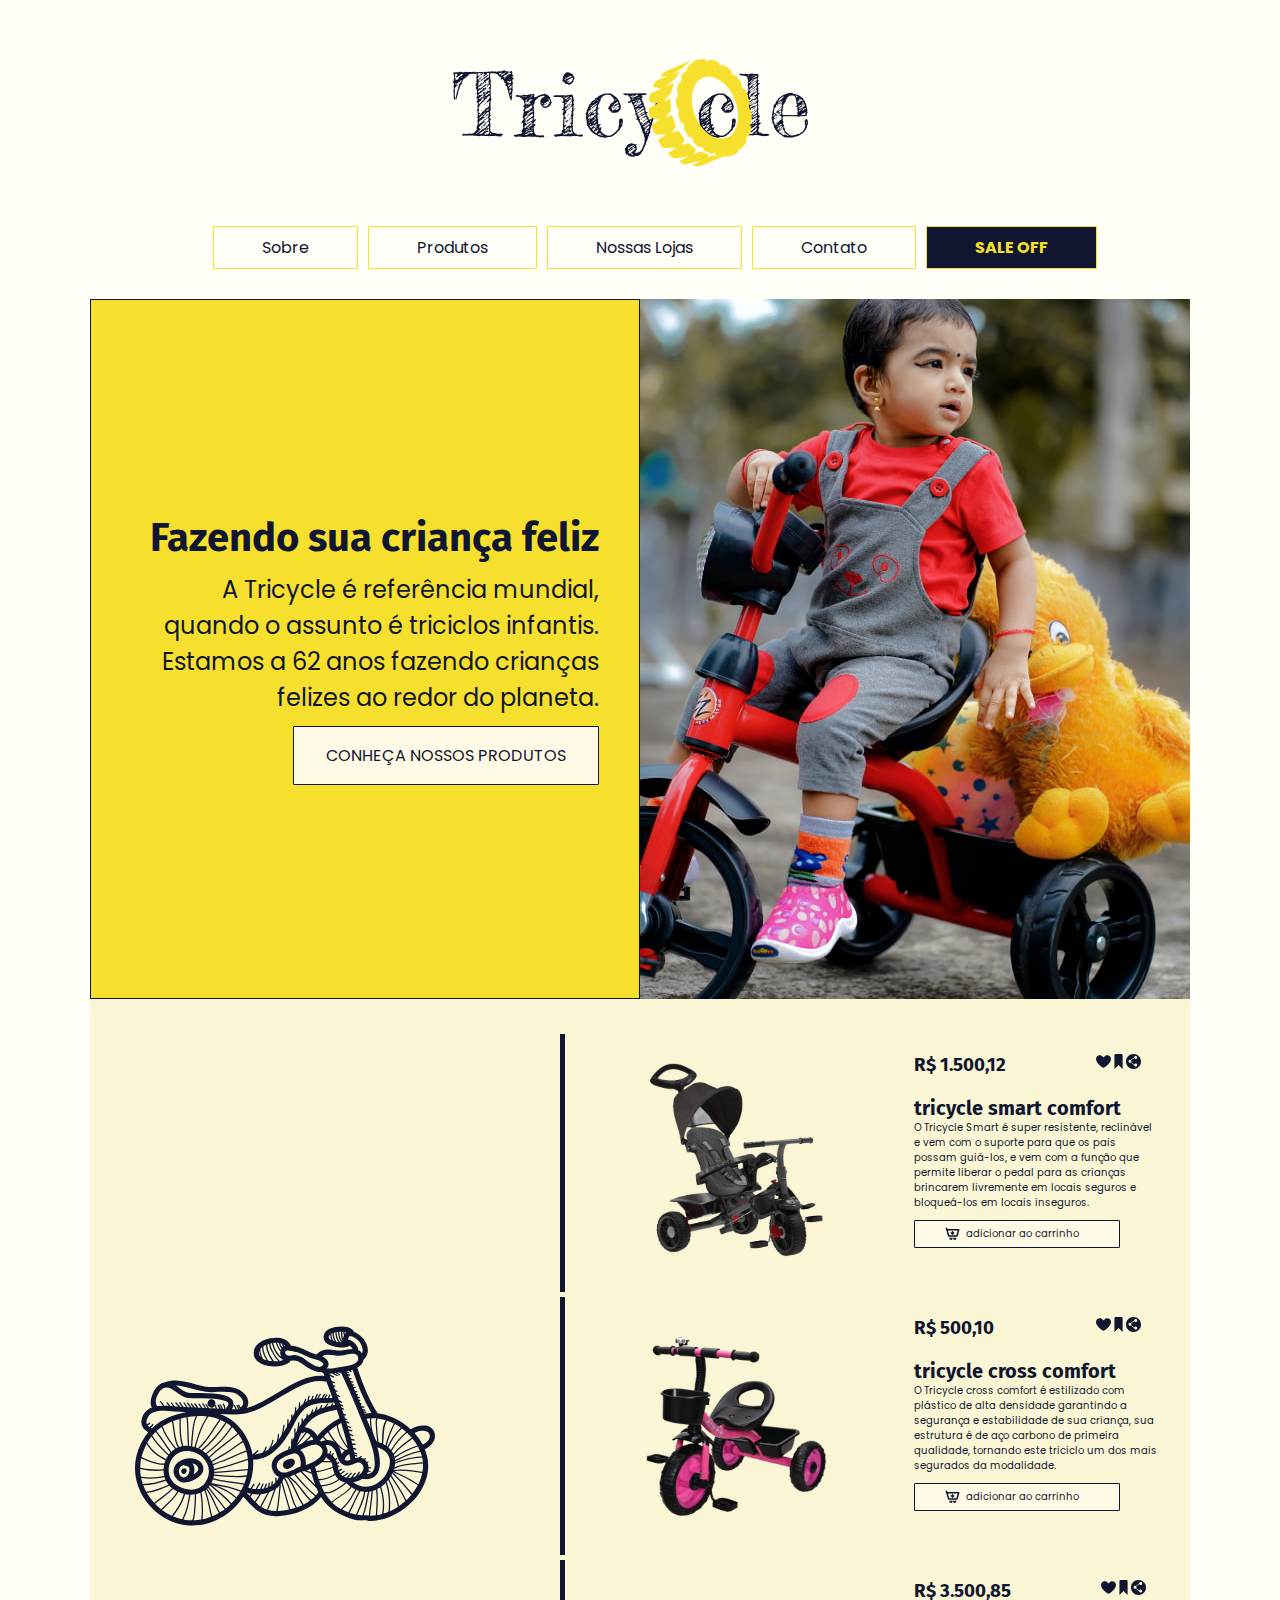
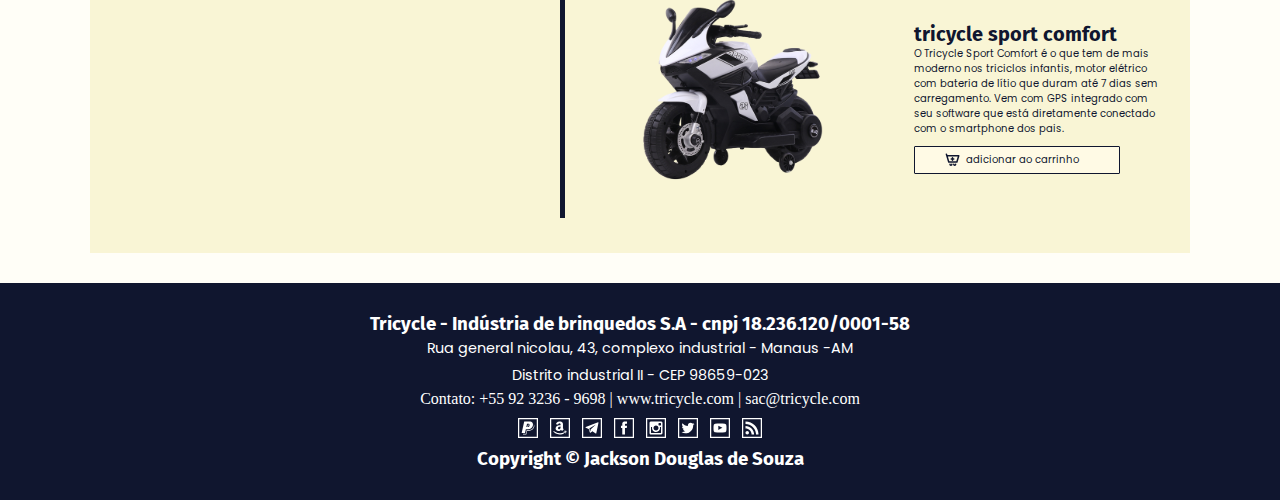
<file: index.html>
<!DOCTYPE html>
<html lang="pt-br">
  <!--HEAD -->
  <head>
    <meta charset="UTF-8" />
    <meta http-equiv="X-UA-Compatible" content="IE=edge" />
    <meta name="viewport" content="width=device-width, initial-scale=1.0" />
    <!-- AUTHOR UI - UX - CODING -->
    <!-- My LinkedIn ---* https://www.linkedin.com/in/jacksondouglasdesouza -->
    <!-- My Github ---* https://github.com/jacksondouglasdesouza -->
    <meta author="author" content="Jackson Douglas de Souza" />
    <!-- CSS -->
    <link rel="stylesheet" href="./style.css" />
    <!-- FAVICON  -->
    <link
      rel="shortcut icon"
      href="./imgs/favicon/faviconTricycle.svg"
      type="image/x-icon"
    />

    <!-- GOOGLE FONTE APP ***** Poppins -->
    <link rel="preconnect" href="https://fonts.googleapis.com" />
    <link rel="preconnect" href="https://fonts.gstatic.com" crossorigin />
    <link
      href="https://fonts.googleapis.com/css2?family=Poppins:ital,wght@0,100;0,200;0,300;0,400;0,500;0,600;0,700;0,800;1,100;1,200;1,300;1,400;1,500;1,600;1,700;1,800&display=swap"
      rel="stylesheet"
    />
    <!-- GOOGLE FONTE APP ***** Fira Sans -->
    <link rel="preconnect" href="https://fonts.googleapis.com" />
    <link rel="preconnect" href="https://fonts.gstatic.com" crossorigin />
    <link
      href="https://fonts.googleapis.com/css2?family=Fira+Sans:ital,wght@0,400;0,500;0,600;0,700;0,800;1,400;1,500;1,600;1,700&display=swap"
      rel="stylesheet"
    />
    <title>Tricycle - Triciclos Infantis</title>
  </head>
  <!-- CONTEÚDO PRINCIPAL -->
  <body>
    <!-- LOGO MARCA + MENU-->
    <header class="header">
      <!--LOGO MARCA -->
      <figure>
        <img
          src="./imgs/logomarca/logoMarca-Tricycle.svg"
          alt="Logo Marca da Empresa Tricycle"
        />
      </figure>
      <!-- MENU PRINCIPAL -->
      <nav aria-label="navegacao primaria">
        <ul class="menu">
          <li><a href="./atualizacao-pg/info.html">Sobre</a></li>
          <li><a href="./atualizacao-pg/info.html">Produtos</a></li>
          <li><a href="./atualizacao-pg/info.html">Nossas Lojas</a></li>
          <li><a href="./atualizacao-pg/info.html">Contato</a></li>
          <li class="saleoff">
            <a href="./atualizacao-pg/info.html">SALE OFF</a>
          </li>
        </ul>
      </nav>
    </header>

    <!-- MAIN -->
    <main>
      <!-- SECTION 01 - LADO ESQUERDO CONTEÚDO + LADO DIREITO-->

      <article class="conteudo" aria-labelledby="Indroducao do site">
        <div class="introducao">
          <h1 aria-labelledby="Indroducao do site">
            Fazendo sua criança feliz
          </h1>
          <p>
            A Tricycle é referência mundial, quando o assunto é triciclos
            infantis. Estamos a 62 anos fazendo crianças felizes ao redor do
            planeta.
          </p>
          <a href="./atualizacao-pg/info.html"
            ><button class="botao">Conheça nossos produtos</button></a
          >
        </div>
        <!-- SECTION 01 - LADO ESQUERDO CONTEÚDO-->

        <!-- SECTION 02 - LADO DIREITO CONTEÚDO-->
        <img
          class="garotinha"
          src="./imgs/fotoBody/fotoGarota.jpg"
          alt="Nesta foto, está uma criança montando em seu triciclo, com seu ursinho de pelúcia e muito feliz. "
        />
      </article>

      <!-- INÍCIO DA SEÇÃO DE BAIXO LADO ESQUERDO + LADO DIREITO -->
      <article
        class="conteudo baixo"
        aria-labelledby="foto ilustracao triciclo"
      >
        <figure class="ilustracao" aria-labelledby="foto ilustracao triciclo">
          <img
            class="ilustra"
            src="./imgs/fotoBody/ilustracao-triciclo.svg"
            alt="Foto de uma ilustração de um triciclo andando em cima de uma ilustração de estrada de barro."
          />
          <!--           <img
            class="estrada"
            src="/imgs/fotoBody/ilustracao-estradaIcon.svg"
            alt="Uma imagem ilustração de uma estrada de barro."
          /> -->
        </figure>

        <section class="produtos">
          <!-- SEÇÃO DE BAIXO LADO DIREITO -->
          <div class="produto">
            <!--PRODUTO - 001 -->
            <figure>
              <img
                class="fotoProduto"
                src="./imgs/produtos/tricycle-smart-comfort.svg"
                alt="Foto do Tricycle smart comfort, está na cor preta."
              />
            </figure>
            <div class="precoIcons">
              <!-- 001 - ICONS + PREÇO DO PRODUTO + INFORMAÇÕES RELATIVAS -->
              <div class="preco">
                <h3>R$ 1.500,12</h3>
                <a href="#"
                  ><img
                    class="ic"
                    src="./imgs/produtos/coracaoIcon.svg"
                    alt="Icon para amar esse produto"
                /></a>
                <a href="#"
                  ><img
                    class="ic"
                    src="./imgs/produtos/favoriteIcon.svg"
                    alt="Icon para favoritar esse produto"
                /></a>
                <a href="#"
                  ><img
                    class="ic"
                    src="./imgs/produtos/shareIcon.svg"
                    alt="Icon para compartilhar esse produto"
                /></a>
              </div>
              <h2>tricycle smart comfort</h2>

              <p>
                O Tricycle Smart é super resistente, reclinável e vem com o
                suporte para que os pais possam guiá-los, e vem com a função que
                permite liberar o pedal para as crianças brincarem livremente em
                locais seguros e bloqueá-los em locais inseguros.
              </p>
              <button>
                <a href="./atualizacao-pg/info.html"
                  ><img
                    class="cart"
                    src="./imgs/produtos/add Cart.svg"
                    alt=""
                  />
                  adicionar ao carrinho</a
                >
              </button>
            </div>
            <!-- FIM ICONS E PREÇO -->
          </div>
          <!-- FIM PRODUTO - 001 - ICONS + PREÇO DO PRODUTO + INFORMAÇÕES RELATIVAS -->

          <div class="produto branco">
            <!--PRODUTO - 002 -->
            <figure>
              <img
                class="fotoProduto"
                src="./imgs/produtos/tricyce-cross-comfort.svg"
                alt="Foto do Tricycle Cross comfort, está na cor rosa"
              />
            </figure>
            <div class="precoIcons">
              <!-- 002 - ICONS + PREÇO DO PRODUTO + INFORMAÇÕES RELATIVAS -->
              <div class="preco">
                <h3>R$ 500,10 &nbsp;&nbsp;</h3>
                <a href="#"
                  ><img
                    class="ic"
                    src="./imgs/produtos/coracaoIcon.svg"
                    alt="Icon para amar esse produto"
                /></a>
                <a href="#"
                  ><img
                    class="ic"
                    src="./imgs/produtos/favoriteIcon.svg"
                    alt="Icon para favoritar esse produto"
                /></a>
                <a href="#"
                  ><img
                    class="ic"
                    src="./imgs/produtos/shareIcon.svg"
                    alt="Icon para compartilhar esse produto"
                /></a>
              </div>
              <h2>tricycle cross comfort</h2>

              <p>
                O Tricycle cross comfort é estilizado com plástico de alta
                densidade garantindo a segurança e estabilidade de sua criança,
                sua estrutura é de aço carbono de primeira qualidade, tornando
                este triciclo um dos mais segurados da modalidade.
              </p>
              <button>
                <a href="./atualizacao-pg/info.html"
                  ><img
                    class="cart"
                    src="./imgs/produtos/add Cart.svg"
                    alt=""
                  />
                  adicionar ao carrinho</a
                >
              </button>
            </div>
          </div>
          <!-- FIM PRODUTO - 002 - ICONS + PREÇO DO PRODUTO + INFORMAÇÕES RELATIVAS -->

          <div class="produto">
            <!--PRODUTO - 003 -->
            <figure>
              <img
                class="fotoProduto"
                src="./imgs/produtos/tricycle-sport-comfort.svg"
                alt="Foto do Tricycle Cross comfort, está na cor rosa"
              />
            </figure>
            <div class="precoIcons">
              <!-- 003 - ICONS + PREÇO DO PRODUTO + INFORMAÇÕES RELATIVAS -->
              <div class="preco">
                <h3>R$ 3.500,85</h3>
                <a href="#"
                  ><img
                    class="ic"
                    src="./imgs/produtos/coracaoIcon.svg"
                    alt="Icon para amar esse produto"
                /></a>
                <a href="#"
                  ><img
                    class="ic"
                    src="./imgs/produtos/favoriteIcon.svg"
                    alt="Icon para favoritar esse produto"
                /></a>
                <a href="#"
                  ><img
                    class="ic"
                    src="./imgs/produtos/shareIcon.svg"
                    alt="Icon para compartilhar esse produto"
                /></a>
              </div>
              <h2>tricycle sport comfort</h2>
              <p>
                O Tricycle Sport Comfort é o que tem de mais moderno nos
                triciclos infantis, motor elétrico com bateria de lítio que
                duram até 7 dias sem carregamento. Vem com GPS integrado com seu
                software que está diretamente conectado com o smartphone dos
                pais.
              </p>
              <button>
                <a href="./atualizacao-pg/info.html"
                  ><img
                    class="cart"
                    src="./imgs/produtos/add Cart.svg"
                    alt=""
                  />
                  adicionar ao carrinho</a
                >
              </button>
            </div>
          </div>
          <!-- FIM PRODUTO - 003 - ICONS + PREÇO DO PRODUTO + INFORMAÇÕES RELATIVAS -->
        </section>
      </article>
    </main>
    <!-- FOOTER -->
    <footer>
      <h3>Tricycle - Indústria de brinquedos S.A - cnpj 18.236.120/0001-58</h3>
      <p>Rua general nicolau, 43, complexo industrial - Manaus -AM</p>
      <p>Distrito industrial II - CEP 98659-023</p>
      Contato: +55 92 3236 - 9698 | www.tricycle.com | sac@tricycle.com
      <p></p>
      <span class="iconFooter">
        <a href="#"
          ><img
            target="_blank"
            src="./imgs/IconsSociais/paypal.svg"
            alt="Icons Sociais - PayPal"
        /></a>
        <a href="#"
          ><img
            target="_blank"
            src="./imgs/IconsSociais/amazon.svg"
            alt="Icons Sociais - Amazon"
        /></a>
        <a href="#"
          ><img
            target="_blank"
            src="./imgs/IconsSociais/telegram.svg"
            alt="Icons Sociais - telegram"
        /></a>
        <a href="#"
          ><img
            target="_blank"
            src="./imgs/IconsSociais/facebook.svg"
            alt="Icons Sociais - Facebook"
        /></a>
        <a href="#"
          ><img
            target="_blank"
            src="./imgs/IconsSociais/instagram.svg"
            alt="Icons Sociais - Instagram"
        /></a>
        <a href="#"
          ><img
            target="_blank"
            src="./imgs/IconsSociais/twitter.svg"
            alt="Icons Sociais - Twitter"
        /></a>
        <a href="#"
          ><img
            target="_blank"
            src="./imgs/IconsSociais/youtube.svg"
            alt="Icons Sociais - YouTube"
        /></a>
        <a href="#"
          ><img
            target="_blank"
            src="./imgs/IconsSociais/blogger.svg"
            alt="Icons Sociais - Blogger - notícias"
        /></a>
      </span>
      <h3>
        Copyright ©
        <a
          href="https://www.linkedin.com/in/jacksondouglasdesouza/"
          target="_blank"
          >Jackson Douglas de Souza</a
        >
      </h3>
    </footer>
    <!--FIM  FOOTER -->
  </body>
  <!-- JAVASCRIPT CASO HAJA -->
</html>
</file>
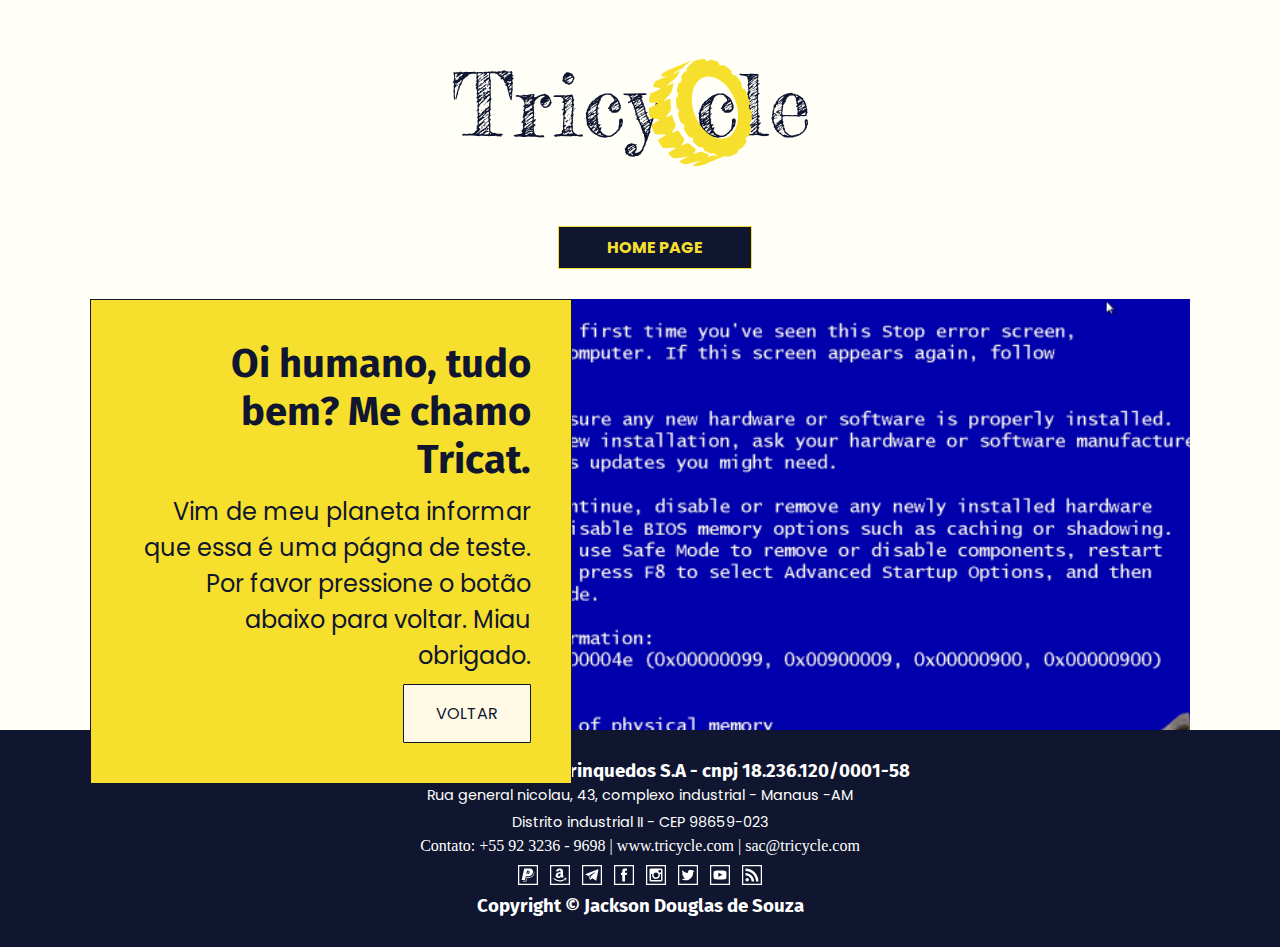
<file: atualizacao-pg/info.html>
<!DOCTYPE html>
<html lang="pt-br">
  <!--HEAD -->
  <head>
    <meta charset="UTF-8" />
    <meta http-equiv="X-UA-Compatible" content="IE=edge" />
    <meta name="viewport" content="width=device-width, initial-scale=1.0" />
    <!-- AUTHOR UI - UX - CODING -->
    <!-- My LinkedIn ---* https://www.linkedin.com/in/jacksondouglasdesouza -->
    <!-- My Github ---* https://github.com/jacksondouglasdesouza -->
    <meta author="author" content="Jackson Douglas de Souza" />
    <!-- CSS -->
    <link rel="stylesheet" href="../style.css" />
    <!-- FAVICON  -->
    <link
      rel="shortcut icon"
      href="../imgs/favicon/faviconTricycle.svg"
      type="image/x-icon"
    />

    <!-- GOOGLE FONTE APP ***** Poppins -->
    <link rel="preconnect" href="https://fonts.googleapis.com" />
    <link rel="preconnect" href="https://fonts.gstatic.com" crossorigin />
    <link
      href="https://fonts.googleapis.com/css2?family=Poppins:ital,wght@0,100;0,200;0,300;0,400;0,500;0,600;0,700;0,800;1,100;1,200;1,300;1,400;1,500;1,600;1,700;1,800&display=swap"
      rel="stylesheet"
    />
    <!-- GOOGLE FONTE APP ***** Fira Sans -->
    <link rel="preconnect" href="https://fonts.googleapis.com" />
    <link rel="preconnect" href="https://fonts.gstatic.com" crossorigin />
    <link
      href="https://fonts.googleapis.com/css2?family=Fira+Sans:ital,wght@0,400;0,500;0,600;0,700;0,800;1,400;1,500;1,600;1,700&display=swap"
      rel="stylesheet"
    />
    <title>Tricycle - Triciclos Infantis</title>
  </head>
  <!-- CONTEÚDO PRINCIPAL -->
  <body>
    <!-- LOGO MARCA + MENU-->
    <header class="header">
      <!--LOGO MARCA -->
      <figure>
        <img
          src="../imgs/logomarca/logoMarca-Tricycle.svg"
          alt="Logo Marca da Empresa Tricycle"
        />
      </figure>
      <!-- MENU PRINCIPAL -->
      <nav aria-label="Voltar para home area do site">
        <ul class="menu">
          <li class="saleoff"><a href="../index.html">Home Page</a></li>
        </ul>
      </nav>
    </header>

    <!-- MAIN -->
    <main>
      <!-- SECTION 01 - LADO ESQUERDO CONTEÚDO + LADO DIREITO-->

      <article class="conteudo" aria-labelledby="Indroducao do site">
        <div class="introducao ajuste">
          <h1 aria-labelledby="Indroducao do site">
            Oi humano, tudo bem? Me chamo Tricat.
          </h1>
          <p>
            Vim de meu planeta informar que essa é uma págna de teste. Por favor
            pressione o botão abaixo para voltar. Miau obrigado.
          </p>
          <a href="../index.html"><button class="botao">Voltar</button></a>
        </div>
        <!-- SECTION 01 - LADO ESQUERDO CONTEÚDO-->

        <!-- SECTION 02 - LADO DIREITO CONTEÚDO-->
        <img
          class="gatinho"
          src="../imgs/fotoBody/giphy.gif"
          alt="Nesta foto, está o gatinho Tricat.. "
        />
      </article>
    </main>
    <!-- FOOTER -->
    <footer>
      <h3>Tricycle - Indústria de brinquedos S.A - cnpj 18.236.120/0001-58</h3>
      <p>Rua general nicolau, 43, complexo industrial - Manaus -AM</p>
      <p>Distrito industrial II - CEP 98659-023</p>
      Contato: +55 92 3236 - 9698 | www.tricycle.com | sac@tricycle.com
      <p></p>
      <span class="iconFooter">
        <a href="#"
          ><img
            target="_blank"
            src="../imgs/IconsSociais/paypal.svg"
            alt="Icons Sociais - PayPal"
        /></a>
        <a href="#"
          ><img
            target="_blank"
            src="../imgs/IconsSociais/amazon.svg"
            alt="Icons Sociais - Amazon"
        /></a>
        <a href="#"
          ><img
            target="_blank"
            src="../imgs/IconsSociais/telegram.svg"
            alt="Icons Sociais - telegram"
        /></a>
        <a href="#"
          ><img
            target="_blank"
            src="../imgs/IconsSociais/facebook.svg"
            alt="Icons Sociais - Facebook"
        /></a>
        <a href="#"
          ><img
            target="_blank"
            src="../imgs/IconsSociais/instagram.svg"
            alt="Icons Sociais - Instagram"
        /></a>
        <a href="#"
          ><img
            target="_blank"
            src="../imgs/IconsSociais/twitter.svg"
            alt="Icons Sociais - Twitter"
        /></a>
        <a href="#"
          ><img
            target="_blank"
            src="../imgs/IconsSociais/youtube.svg"
            alt="Icons Sociais - YouTube"
        /></a>
        <a href="#"
          ><img
            target="_blank"
            src="../imgs/IconsSociais/blogger.svg"
            alt="Icons Sociais - Blogger - notícias"
        /></a>
      </span>
      <h3>
        Copyright ©
        <a
          href="https://www.linkedin.com/in/jacksondouglasdesouza/"
          target="_blank"
          >Jackson Douglas de Souza</a
        >
      </h3>
    </footer>
    <!--FIM  FOOTER -->
  </body>
</html>
</file>
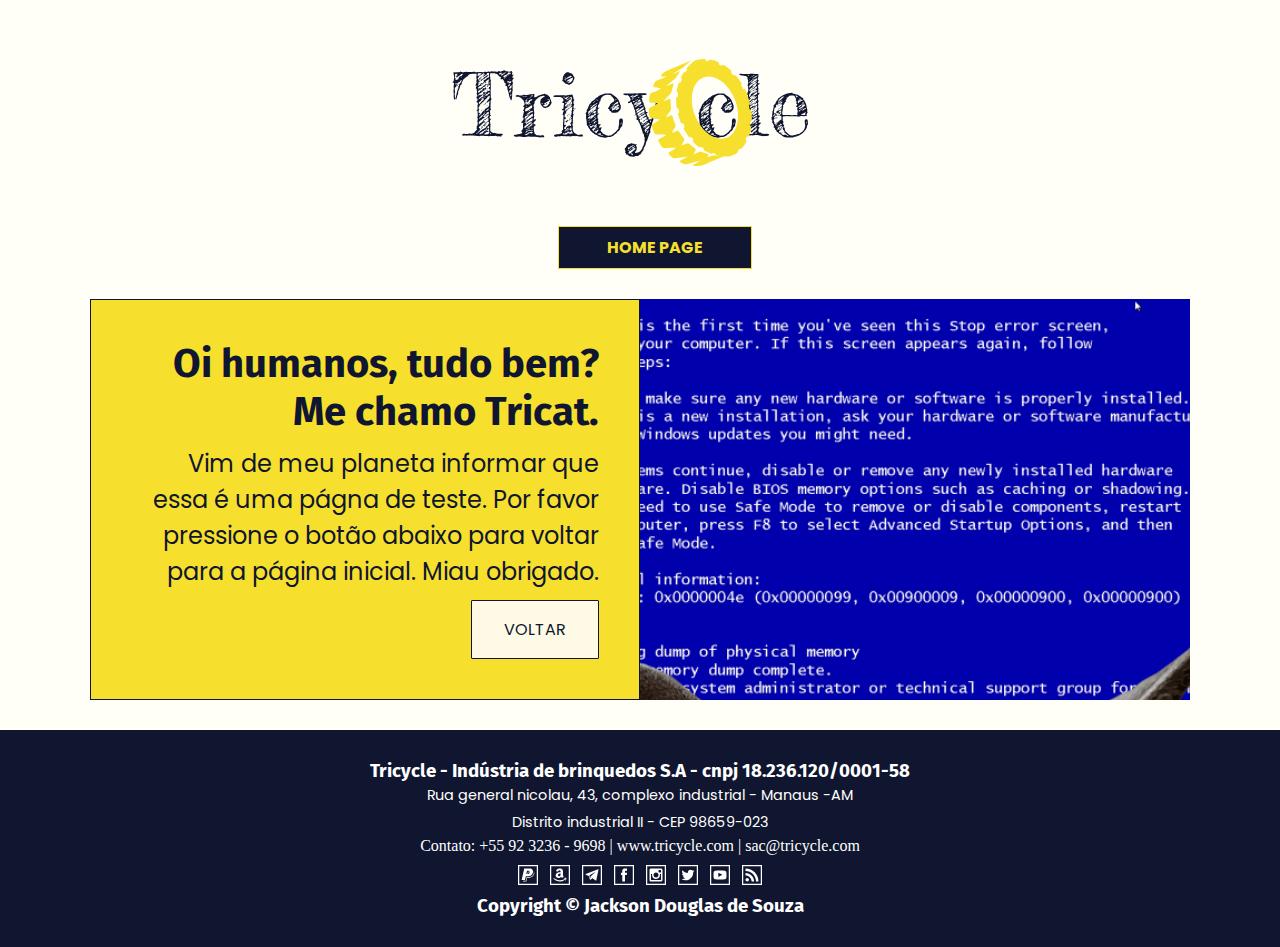
<file: atualizacao-pg/teste-pg.html>
<!DOCTYPE html>
<html lang="pt-br">
  <!--HEAD -->
  <head>
    <meta charset="UTF-8" />
    <meta http-equiv="X-UA-Compatible" content="IE=edge" />
    <meta name="viewport" content="width=device-width, initial-scale=1.0" />
    <!-- AUTHOR UI - UX - CODING -->
    <!-- My LinkedIn ---* https://www.linkedin.com/in/jacksondouglasdesouza -->
    <!-- My Github ---* https://github.com/jacksondouglasdesouza -->
    <meta author="author" content="Jackson Douglas de Souza" />
    <!-- CSS -->
    <link rel="stylesheet" href="../style.css" />
    <!-- FAVICON  -->
    <link
      rel="shortcut icon"
      href="../imgs/favicon/faviconTricycle.svg"
      type="image/x-icon"
    />

    <!-- GOOGLE FONTE APP ***** Poppins -->
    <link rel="preconnect" href="https://fonts.googleapis.com" />
    <link rel="preconnect" href="https://fonts.gstatic.com" crossorigin />
    <link
      href="https://fonts.googleapis.com/css2?family=Poppins:ital,wght@0,100;0,200;0,300;0,400;0,500;0,600;0,700;0,800;1,100;1,200;1,300;1,400;1,500;1,600;1,700;1,800&display=swap"
      rel="stylesheet"
    />
    <!-- GOOGLE FONTE APP ***** Fira Sans -->
    <link rel="preconnect" href="https://fonts.googleapis.com" />
    <link rel="preconnect" href="https://fonts.gstatic.com" crossorigin />
    <link
      href="https://fonts.googleapis.com/css2?family=Fira+Sans:ital,wght@0,400;0,500;0,600;0,700;0,800;1,400;1,500;1,600;1,700&display=swap"
      rel="stylesheet"
    />
    <title>Tricycle - Triciclos Infantis</title>
  </head>
  <!-- CONTEÚDO PRINCIPAL -->
  <body>
    <!-- LOGO MARCA + MENU-->
    <header class="header">
      <!--LOGO MARCA -->
      <figure>
        <img
          src="../imgs/logomarca/logoMarca-Tricycle.svg"
          alt="Logo Marca da Empresa Tricycle"
        />
      </figure>
      <!-- MENU PRINCIPAL -->
      <nav aria-label="Voltar para home area do site">
        <ul class="menu">
          <li class="saleoff"><a href="../index.html">Home Page</a></li>
        </ul>
      </nav>
    </header>

    <!-- MAIN -->
    <main>
      <!-- SECTION 01 - LADO ESQUERDO CONTEÚDO + LADO DIREITO-->

      <article class="conteudo" aria-labelledby="Indroducao do site">
        <div class="introducao">
          <h1 aria-labelledby="Indroducao do site">
            Oi humanos, tudo bem? Me chamo Tricat.
          </h1>
          <p>
            Vim de meu planeta informar que essa é uma págna de teste. Por favor
            pressione o botão abaixo para voltar para a página inicial. Miau
            obrigado.
          </p>
          <a href="../index.html"><button class="botao">Voltar</button></a>
        </div>
        <!-- SECTION 01 - LADO ESQUERDO CONTEÚDO-->

        <!-- SECTION 02 - LADO DIREITO CONTEÚDO-->
        <img
          class="garotinha"
          src="../imgs/fotoBody/giphy.gif"
          alt="Nesta foto, está o gatinho Tricat.. "
        />
      </article>
    </main>
    <!-- FOOTER -->
    <footer>
      <h3>Tricycle - Indústria de brinquedos S.A - cnpj 18.236.120/0001-58</h3>
      <p>Rua general nicolau, 43, complexo industrial - Manaus -AM</p>
      <p>Distrito industrial II - CEP 98659-023</p>
      Contato: +55 92 3236 - 9698 | www.tricycle.com | sac@tricycle.com
      <p></p>
      <span class="iconFooter">
        <a href="#"
          ><img
            target="_blank"
            src="../imgs/IconsSociais/paypal.svg"
            alt="Icons Sociais - PayPal"
        /></a>
        <a href="#"
          ><img
            target="_blank"
            src="../imgs/IconsSociais/amazon.svg"
            alt="Icons Sociais - Amazon"
        /></a>
        <a href="#"
          ><img
            target="_blank"
            src="../imgs/IconsSociais/telegram.svg"
            alt="Icons Sociais - telegram"
        /></a>
        <a href="#"
          ><img
            target="_blank"
            src="../imgs/IconsSociais/facebook.svg"
            alt="Icons Sociais - Facebook"
        /></a>
        <a href="#"
          ><img
            target="_blank"
            src="../imgs/IconsSociais/instagram.svg"
            alt="Icons Sociais - Instagram"
        /></a>
        <a href="#"
          ><img
            target="_blank"
            src="../imgs/IconsSociais/twitter.svg"
            alt="Icons Sociais - Twitter"
        /></a>
        <a href="#"
          ><img
            target="_blank"
            src="../imgs/IconsSociais/youtube.svg"
            alt="Icons Sociais - YouTube"
        /></a>
        <a href="#"
          ><img
            target="_blank"
            src="../imgs/IconsSociais/blogger.svg"
            alt="Icons Sociais - Blogger - notícias"
        /></a>
      </span>
      <h3>
        Copyright ©
        <a
          href="https://www.linkedin.com/in/jacksondouglasdesouza/"
          target="_blank"
          >Jackson Douglas de Souza</a
        >
      </h3>
    </footer>
    <!--FIM  FOOTER -->
  </body>
</html>
</file>
<file: style.css>
html{
  width: 100%;
  background-color: #fffef7;
}

h1, h2, h3, h4, h5, h6 {
  font-family: 'Fira Sans', sans-serif;
  margin: 0;
}

p, a, li, span, input, textarea, select, button {
  font-family: 'Poppins', sans-serif;
  margin: 0;
}

body{
  margin: 0;
  background-color: #fffef7;
  color: #10162f;
  display: grid;
  gap: 30px;
  justify-items: center;
  margin-top: 30px;
}


img{
  max-width: 700px;
  height: 100%;
  display: block;
}


a{
  text-decoration: none;
}

ul{
  margin: 0;
  padding: 0;
  list-style: none;
}


header{
  display: grid;
  gap: 30px;
  justify-items: center;
}

.menu{
  display: flex;
  flex-wrap: wrap;
  gap: 10px;
  justify-items: center;
  margin-left: 30px;
}

/* @media (min-width: 700px){
  .menu{
    grid-template-columns: 1fr 1fr;
    align-items: center;
    margin-left: 50px;
  }
} */


/* nav ul{
  display: flex;
  flex-wrap: wrap;
  justify-content: center;
  gap: 10px;
} */

.menu a{
  display: block;
  color: #10162f;
  font-size: 1rem;
  font-weight: regular;
  padding: 0.5rem 3rem;
  border-radius: 1px;
  border: 1px solid #f7e02d;
}


ul li.saleoff a{ /* SALE OFF TAG - NAV*/
  display: block;
  color: #f7e02d;
  font-size: 1rem;
  font-weight: bold;
  padding: 0.5rem 3rem;
  border-radius: 1px;
  border: 1px solid #f7e02d;
  background-color: #10162f;
  text-transform: uppercase;
  border: 1px solid #f7e02d;
}

nav ul li a:hover{
  background-color: #f7e02d;
  color: #10162f;
  border: 1px solid #10162f;
  transition: 0.5s;
}

/* nav ul li.saleoff a:hover{
  background-color: #fffef7;
  color: #10162f;
}  */

nav ul li.saleoff a:active{
  background-color: #232323;;
  color: #fff;
}

nav ul li a:active{
  background-color: #232323;
  color: #fff;
  border: none;
}

/* nav ul li a:visited{ /*****  Não CUrti o efeito
  background-color: #232323;
  color: #10162f;
  border: none;
} */


.conteudo{
  display: grid;
  grid-template-columns: 1fr 1fr;
  max-width: 1100px;
}

@media(max-width: 700px){
  .conteudo{
    grid-template-columns: 1fr;
    width: 100%;
  }
}

.introducao{
  max-height: 700px;
  display: grid;
  gap: 10px;
  position: relative;
  text-align: right;
  align-content: center;
  justify-items: end;
  background-color: #f7e02d;
  border: #10162f 1px solid;
  padding: 40px;
  margin: 0;
}

@media(max-width: 700px){
  .introducao{
    max-width: 700px;
    height: auto;
    justify-items: start;
    text-align: left;
  }
}

/* FOTO GAROTINHA */
.garotinha{
  display: block;
  max-width: 100%;
  max-height: 100%;
  object-fit: cover;
}

@media(max-width: 700px){
  .garotinha{
    width: 100%;
    height: auto;
    object-fit: cover;
  }
}

.gatinho{
  display: block;
  max-width: 700px;
  height: 100%;
  object-fit: cover;
}

@media(max-width: 710px){
  .gatinho{
    width: 100%;
    height: auto;
    object-fit: cover;
  }
}

.ajuste{
  margin: 0 auto;
  padding: auto 0;
}

@media(min-width: 711px){
  .ajuste{
    margin: 0 auto;
    padding: auto 0;
    width: 100%;
    height: auto;
  }
}

/* div.menina{
  width: 550px;
  height: 700px;
  background-image: url("./imgs/fotoBody/foto-da-garota-feliz.svg");
  background-repeat: no-repeat;
  background-size: 100%;
  background-position: center;
  display: flex;
} */

.introducao h1{
  font-size: 2.5rem;
  letter-spacing: -6%;
}

.introducao p{
  font-size: 1.5rem;
  letter-spacing: 8%;
  line-height: 1.5;
}

button.botao{
  background-color: #fffae5;
  color: #10162f;
  font-size: 1rem;
  font-weight: regular;
  padding: 1rem 2rem;
  border-radius: 1px;
  border: 1px solid #10162f;
  text-transform: uppercase;
  transition: 0.3s;
  cursor: pointer;
}

button.botao:hover{
  background-color: #10162f;
  color: #f7e02d;
  font-size: 1rem;
  font-weight: regular;
  padding: 1rem 2rem;
  border-radius: 1px;
  border: 1px solid #10162f;
  text-transform: uppercase;
}

button.botao a{
  color: #10162f;
}

button.botao a:hover{
  color: #f7e02d;
  background-color: #10162f;
}


article.baixo{
  background-color: #f9f5d5;
}

.vantagem{
padding: 30px;
}

figure.ilustracao{
  max-width: 100%;
  text-align: center;
  padding: 5px;
  align-self: center;
  background-color: #f9f5d5;
  position: relative;
  justify-content: center;
  display: block;
  flex-direction: column;
  align-items: end;
}


/* figure.ilustracao img.estrada{
  align-items: end;
  position: relative;
  top: 110px;
  right: 10px; */

@media(max-width: 700px){
  figure.ilustracao{
    display: none;
  }
}

/* .branco{
  background-color: #fffae5;
} */

.produto{
  display: grid;
  gap: 10px;
  grid-template-columns: 1fr 1fr;
  text-align: left;
  align-content: left;
}

@media(max-width: 700px){
  .produto{
    grid-template-columns: 1fr;
    width: 100%;
    height: auto;
  }
}

.produtos{
  padding: 30px;
  width: 600px;
}

@media(max-width: 700px){
  .produtos{
    width: 85%;
    height: auto;
  }
}

div.produto{
  border-left: 5px solid #10162f;
  margin: 5px 0;
}

@media(max-width: 700px){
  div.produto{
    border-left: none;
    margin: 20px 10px;
    border: 1px solid #10162f23;
    box-shadow: #10162f 0px 0px 1px;
  }
}

.produto img.fotoProduto{
  float: left;
  align-self: center;
}

@media(max-width: 700px){
  .produto img.fotoProduto{
    float: none;
    align-self: center;
    width: 100%;
    height: auto;
  }
}

.produto button{
  background-color: #fffae5;
  color: #10162f;
  font-size: 0.5rem;
  padding: 5px 40px;
  border-radius: 1px;
  border: 1px solid #10162f;
  display: inline-block;
  align-self: center;
  align-content: center;
  justify-self: center;
  margin-top: 10px;
}

@media(max-width: 700px){
  .produto button{
    position: relative;
    left: 10px;
    margin:10px;
    margin-bottom: 20px;
    padding: auto;
    width: 280px;
    height: 60px;
    font-size: 0.5rem;
    align-self: center;
    align-content: center;
    justify-self: center;
  }
}

.produto button:hover{
  /* background-color: #10162f; */
  color: #10162f;
  font-size: 0.5rem;
  font-weight: bold ;
  padding: 5px 40px;
  border-radius: 1px;
  border: 2px solid #10162f;
  display: inline-block;
  align-self: center;
  align-content: center;
  justify-self: center;
  margin-top: 10px;
  transition: 0.6s;
}


.produto button a{
  color: #10162f;
  font-size: 00.625rem;
  padding-left: 11px;
  position: relative;
}

@media(max-width: 700px){
  .produto button a{
    font-size: 1rem;
  }
}

.produto button a:hover{
  color: #10162f;
  font-size: 00.625rem;
  padding-left: 11px;
  position: relative;
  text-transform: uppercase;
}

@media(max-width: 700px){
  .produto button a:hover{
    font-size: 0.8rem;
    align-self: center;
    align-items: center;
    text-align: center;
  }
}

.produto button a img.cart{
  display: flex;
  flex-wrap: wrap;
  position: absolute;
  left: -10px;
}

@media(max-width: 700px){
  .produto button a img.cart{
    display: none;
  }
}

.produto.precoIcons{
  display: grid;
  grid-template-rows: 1fr 1fr;
  gap: 10px;
}


div .preco{
  display: flex;
  flex-wrap: wrap;
  position: relative;
  margin: 20px 0;
}

@media(max-width: 700px){
  div .preco h3{
    margin-left: 19px;
    font-size: 1.3rem;
  }
}


div.preco img.ic{
  position: relative;
  left: 90px;
  justify-items: end;
  width: 15px;
  height: 15px;
}

@media(max-width: 700px){
  div.preco img.ic{
    position: relative;
    right: 0;
    justify-items: end;
  }
}

div.produto h2{
  font-size: 1.25rem;
  letter-spacing: -3%;
  padding: auto;
}

div.produto p{
  font-size: 0.625rem;
  letter-spacing: 3%;
  line-height: 1.5;
  padding: auto;
}

@media(max-width: 700px){
  div.produto h2{
    font-size: 1.5rem;
    letter-spacing: -3%;
    padding: auto;
    margin-bottom: 10px;
    margin-left: 18px;
  }
  
  div.produto p{
    font-size: 1rem;
    letter-spacing: 3%;
    line-height: 1.6;
    padding: auto;
    margin-left: 19px;
    margin-right: 20px;
  }
}

/* .produto:nth-child(odd){
  background-color: #fffae56e;
  border-radius: 1px;
  width: 100%;
} */

.produto:hover{
  background-color: #b4ac8c54;
  border-left: #10162f 10px solid;
  border-radius: 2px;
  width: 100%;
}

@media(max-width: 700px){
  .produto:hover{
    padding: 20px;
    background-color: #b4ac8c54;
    border-left: #10162f 2px solid;
    border-radius: 2px;
    width: 90%;
  }
}

footer{
  background-color: #10162f;
  color: #fff;
  padding: 30px 0;
  margin: 0 20px;
  text-align: center;
  width: 100%;
  box-sizing: border-box;
}
footer p, h3{
  margin: 10 0;
}

footer h3{
  letter-spacing: 3%;
}

footer p{
  font-size: 0.9rem;
  letter-spacing: 1%;
  line-height: 190%;
}

footer span.iconFooter{
  display: flex;
  flex-wrap: wrap;
  gap: 12px;
  justify-content: center;
  align-items: center;
  margin: 10px 0;
}

footer a{
  color: #fff;
  text-decoration: none;
  font-family: 'Fira Sans', sans-serif;
  font-weight: regular;
}

@media(max-width: 700px){
  footer{
    padding: 30px 0;
    margin: 0 20px;
    text-align: center;
    width: 100%;
    box-sizing: border-box;
  }

  footer p, h3{
    margin: 10 0;
  }

  footer h3{
    letter-spacing: 3%;
  }
}
</file>
